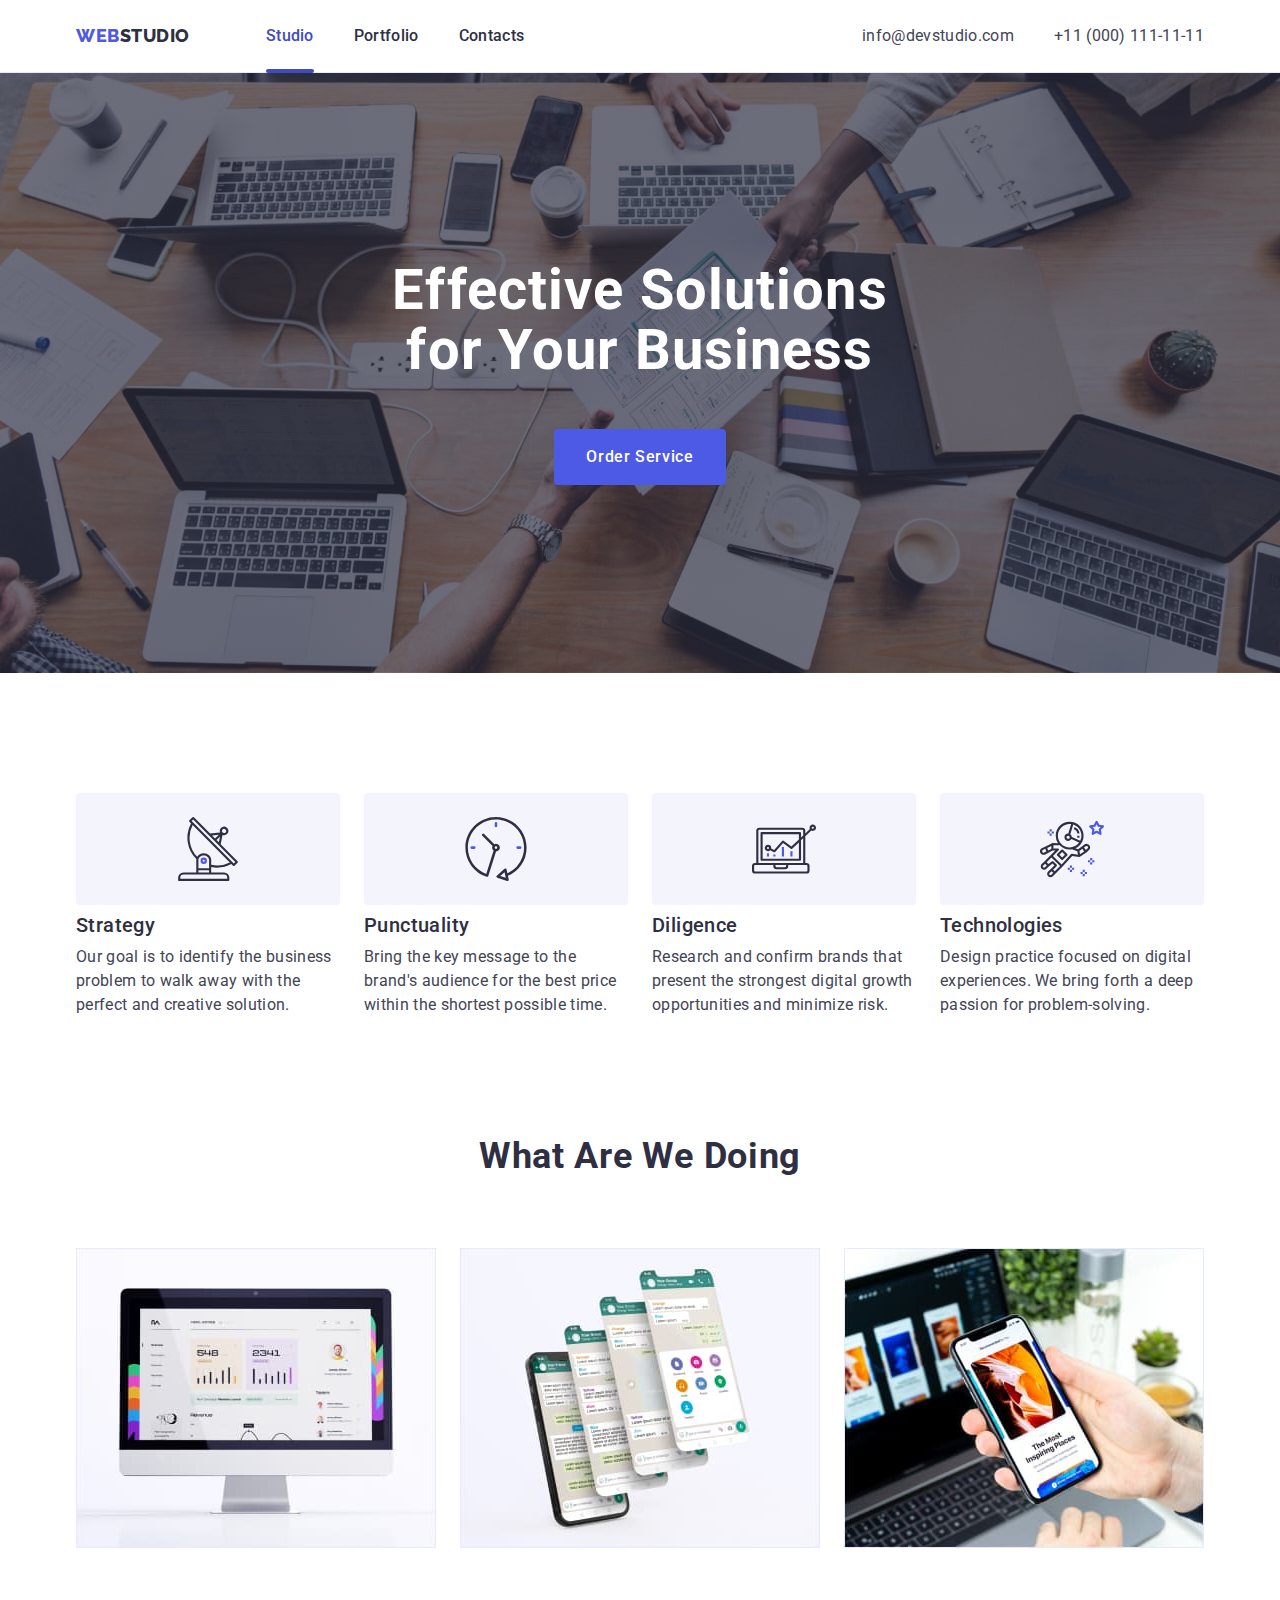
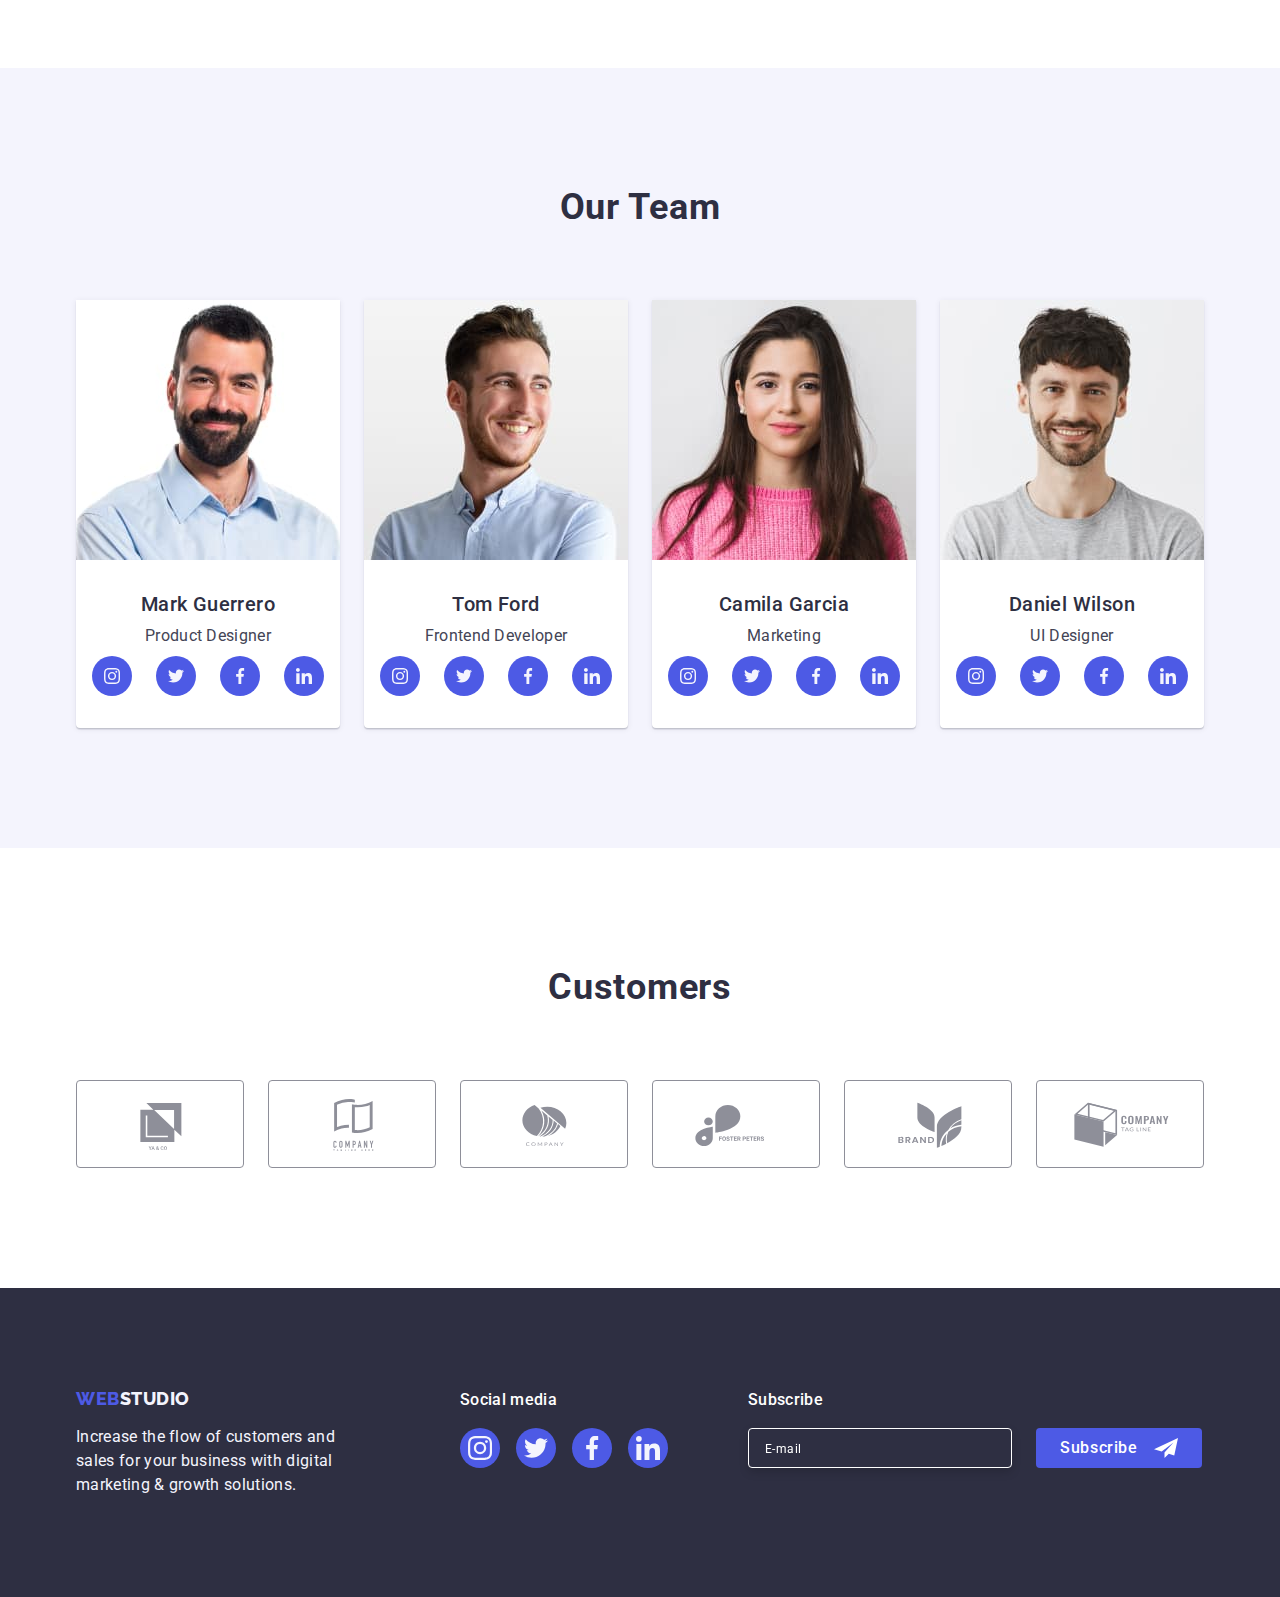
<file: index.html>
<!DOCTYPE html>
<html lang="en">

<head>
    <meta charset="UTF-8">
    <meta http-equiv="X-UA-Compatible" content="IE=edge">
    <meta name="viewport" content="width=device-width, initial-scale=1.0">
    <title>WebStudio</title>
    <link rel="preconnect" href="https://fonts.googleapis.com">
    <link rel="preconnect" href="https://fonts.gstatic.com" crossorigin>
    <link
        href="https://fonts.googleapis.com/css2?family=Raleway:wght@800&family=Roboto:wght@400;500;700;900&display=swap"
        rel="stylesheet">
    <link rel="stylesheet"
        href="https://cdnjs.cloudflare.com/ajax/libs/modern-normalize/1.1.0/modern-normalize.min.css">
    <link rel="stylesheet" href="./css/styles.css">
</head>

<body>

    <!-- HEADER -->

    <header class="header-page">
        <div class="container header-container">
            <nav class="nav-menu">
                <a class="logo link" href="./index.html">Web<span class="logo-light-theme">Studio</span></a>
                <ul class="menu list">
                    <li class="menu-item">
                        <a class="menu-link active link" href="./index.html">Studio</a>
                    </li>
                    <li class="menu-item">
                        <a class="menu-link link" href="./portfolio.html">Portfolio</a>
                    </li>
                    <li class="menu-item">
                        <a class="menu-link link" href="">Contacts</a>
                    </li>
                </ul>
            </nav>
            <address class="address">
                <ul class="contact list">
                    <li class="contact-item">
                        <a class="contact-link link" href="mailto:info@devstudio.com">info@devstudio.com</a>
                    </li>
                    <li class="contact-item">
                        <a class="contact-link link" href="tel:+110001111111">+11 (000) 111-11-11</a>
                    </li>
                </ul>
            </address>
            <button class="modal-menu-open" type="button" data-menu-open>
                <svg class="mobil-menu-open-icon" width="32" height="22">
                    <use href="./images/icons.svg#icon-burger-menu"></use>
                </svg>
            </button>
        </div>
        <div class="mobile-menu" data-menu>
            <div class="container mobile-menu-container">
                <button class="modal-menu-close-button" type="button" data-menu-close>
                    <svg class="modal-menu-close-icon" width="8" height="8">
                        <use href="./images/icons.svg#icon-close"></use>
                    </svg>
                </button>
                <ul class="menu-open list">
                    <li class="menu-open-item">
                        <a class="menu-open-link open link" href="./index.html">Studio</a>
                    </li>
                    <li class="menu-open-item">
                        <a class="menu-open-link link" href="./portfolio.html">Portfolio</a>
                    </li>
                    <li class="menu-open-item">
                        <a class="menu-open-link link" href="">Contacts</a>
                    </li>
                </ul>
                <ul class="menu-contacts list">
                    <li class="menu-contacts-item">
                        <a class="menu-contacts-link tel link" href="tel:+110001111111">+11 (000) 111-11-11</a>
                    </li>
                    <li class="menu-contacts-item">
                        <a class="menu-contacts-link mail link" href="mailto:info@devstudio.com">info@devstudio.com</a>
                    </li>
                </ul>
                <ul class="social-list-open list">
                    <li class="social-list-open-item">
                        <a class="social-list-open-link" href="">
                            <svg class="social-list-open-icon" width="24" height="24">
                                <use href="./images/icons.svg#icon-instagram"></use>
                            </svg>
                        </a>
                    </li>
                    <li class="social-list-open-item">
                        <a class="social-list-open-link" href="">
                            <svg class="social-list-open-icon" width="24" height="24">
                                <use href="./images/icons.svg#icon-twitter"></use>
                            </svg>
                        </a>
                    </li>
                    <li class="social-list-open-item">
                        <a class="social-list-open-link" href="">
                            <svg class="social-list-open-icon" width="24" height="24">
                                <use href="./images/icons.svg#icon-facebook"></use>
                            </svg>
                        </a>
                    </li>
                    <li class="social-list-open-item">
                        <a class="social-list-open-link" href="">
                            <svg class="social-list-open-icon" width="24" height="24">
                                <use href="./images/icons.svg#icon-linkedin"></use>
                            </svg>
                        </a>
                    </li>
                </ul>
            </div>
        </div>
    </header>

    <!-- MAIN -->

    <main class="main">

        <!-- Section HERO -->

        <section class="hero">
            <div class="container">
                <h1 class="main-title">Effective Solutions for Your Business</h1>
                <button class="modal-button" type="button" data-modal-open>Order Service</button>
            </div>
        </section>

        <!-- Section FEATURES -->

        <section class="section features">
            <div class="container features-container">
                <h2 hidden class="section-title">Features</h2>
                <ul class="section-features list">
                    <li class="section-features-item">
                        <div class="icons">
                            <svg class="section-features-icon" width="64" height="64">
                                <use href="./images/icons.svg#icon-antenna"></use>
                            </svg>
                        </div>
                        <h3 class="section-subtitle">Strategy</h3>
                        <p class="section-text">Our goal is to identify the business
                            problem to walk away with the perfect and creative solution.</p>
                    </li>
                    <li class="section-features-item">
                        <div class="icons">
                            <svg class="section-features-icon" width="64" height="64">
                                <use href="./images/icons.svg#icon-clock"></use>
                            </svg>
                        </div>
                        <h3 class="section-subtitle">Punctuality</h3>
                        <p class="section-text">Bring the key message to the brand's audience for the best price within
                            the
                            shortest possible
                            time.</p>
                    </li>
                    <li class="section-features-item">
                        <div class="icons">
                            <svg class="section-features-icon" width="64" height="64">
                                <use href="./images/icons.svg#icon-diagram"></use>
                            </svg>
                        </div>
                        <h3 class="section-subtitle">Diligence</h3>
                        <p class="section-text">Research and confirm brands that present the strongest digital growth
                            opportunities and minimize
                            risk.</p>
                    </li>
                    <li class="section-features-item">
                        <div class="icons">
                            <svg class="section-features-icon" width="64" height="64">
                                <use href="./images/icons.svg#icon-astronaut"></use>
                            </svg>
                        </div>
                        <h3 class="section-subtitle">Technologies</h3>
                        <p class="section-text">Design practice focused on digital experiences. We bring forth a deep
                            passion for
                            problem-solving.</p>
                    </li>
                </ul>
            </div>
        </section>

        <!-- Section SERVICES -->

        <section class="section services">
            <div class="container services-container">
                <h2 class="section-title">What are we doing</h2>
                <ul class="section-services list">
                    <li class="section-services-item">
                        <img class="services-image" srcset="./images/services/all_in_one@2x.jpg 2x"
                            src="./images/services/all_in_one.jpg" alt="all in one PC" width="360" height="300">
                    </li>
                    <li class="section-services-item">
                        <img class="services-image" srcset="./images/services/phone@2x.jpg 2x"
                            src="./images/services/phone.jpg" alt="phone" width="360" height="300">
                    </li>
                    <li class="section-services-item">
                        <img class="services-image" srcset="./images/services/laptop@2x.jpg 2x"
                            src="./images/services/laptop.jpg" alt="laptop" width="360" height="300">
                    </li>
                </ul>
            </div>
        </section>

        <!-- Section OUR-TEAM -->

        <section class="section team">
            <div class="container team-container">
                <h2 class="section-title">Our Team</h2>
                <ul class="section-team list">
                    <li class="section-team-item">
                        <img class="team-image" srcset="./images/our_team/mark_guerrero@2x.jpg 2x"
                            src="./images/our_team/mark_guerrero.jpg" alt="mark guerrero" width="264" height="260">
                        <div class="card-content">
                            <h3 class="section-subtitle">Mark Guerrero</h3>
                            <p class="section-text">Product Designer</p>
                            <ul class="social-list list">
                                <li class="social-list-item">
                                    <a class="social-list-link" href="">
                                        <svg class="social-list-icon" width="16" height="16">
                                            <use href="./images/icons.svg#icon-instagram"></use>
                                        </svg>
                                    </a>
                                </li>
                                <li class="social-list-item">
                                    <a class="social-list-link" href="">
                                        <svg class="social-list-icon" width="16" height="16">
                                            <use href="./images/icons.svg#icon-twitter"></use>
                                        </svg>
                                    </a>
                                </li>
                                <li class="social-list-item">
                                    <a class="social-list-link" href="">
                                        <svg class="social-list-icon" width="16" height="16">
                                            <use href="./images/icons.svg#icon-facebook"></use>
                                        </svg>
                                    </a>
                                </li>
                                <li class="social-list-item">
                                    <a class="social-list-link" href="">
                                        <svg class="social-list-icon" width="16" height="16">
                                            <use href="./images/icons.svg#icon-linkedin"></use>
                                        </svg>
                                    </a>
                                </li>
                            </ul>
                        </div>
                    </li>
                    <li class="section-team-item">
                        <img class="team-image" srcset="./images/our_team/tom_ford@2x.jpg 2x"
                            src="./images/our_team/tom_ford.jpg" alt="tom ford" width="264" height="260">
                        <div class="card-content">
                            <h3 class="section-subtitle">Tom Ford</h3>
                            <p class="section-text">Frontend Developer</p>
                            <ul class="social-list list">
                                <li class="social-list-item">
                                    <a class="social-list-link" href="">
                                        <svg class="social-list-icon" width="16" height="16">
                                            <use href="./images/icons.svg#icon-instagram"></use>
                                        </svg>
                                    </a>
                                </li>
                                <li class="social-list-item">
                                    <a class="social-list-link" href="">
                                        <svg class="social-list-icon" width="16" height="16">
                                            <use href="./images/icons.svg#icon-twitter"></use>
                                        </svg>
                                    </a>
                                </li>
                                <li class="social-list-item">
                                    <a class="social-list-link" href="">
                                        <svg class="social-list-icon" width="16" height="16">
                                            <use href="./images/icons.svg#icon-facebook"></use>
                                        </svg>
                                    </a>
                                </li>
                                <li class="social-list-item">
                                    <a class="social-list-link" href="">
                                        <svg class="social-list-icon" width="16" height="16">
                                            <use href="./images/icons.svg#icon-linkedin"></use>
                                        </svg>
                                    </a>
                                </li>
                            </ul>
                        </div>
                    </li>
                    <li class="section-team-item">
                        <img class="team-image" srcset="./images/our_team/camila_garcia@2x.jpg 2x"
                            src="./images/our_team/camila_garcia.jpg" alt="camila garcia" width="264" height="260">
                        <div class="card-content">
                            <h3 class="section-subtitle">Camila Garcia</h3>
                            <p class="section-text">Marketing</p>
                            <ul class="social-list list">
                                <li class="social-list-item">
                                    <a class="social-list-link" href="">
                                        <svg class="social-list-icon" width="16" height="16">
                                            <use href="./images/icons.svg#icon-instagram"></use>
                                        </svg>
                                    </a>
                                </li>
                                <li class="social-list-item">
                                    <a class="social-list-link" href="">
                                        <svg class="social-list-icon" width="16" height="16">
                                            <use href="./images/icons.svg#icon-twitter"></use>
                                        </svg>
                                    </a>
                                </li>
                                <li class="social-list-item">
                                    <a class="social-list-link" href="">
                                        <svg class="social-list-icon" width="16" height="16">
                                            <use href="./images/icons.svg#icon-facebook"></use>
                                        </svg>
                                    </a>
                                </li>
                                <li class="social-list-item">
                                    <a class="social-list-link" href="">
                                        <svg class="social-list-icon" width="16" height="16">
                                            <use href="./images/icons.svg#icon-linkedin"></use>
                                        </svg>
                                    </a>
                                </li>
                            </ul>
                        </div>
                    </li>
                    <li class="section-team-item">
                        <img class="team-image" srcset="./images/our_team/daniel_wilson@2x.jpg 2x"
                            src="./images/our_team/daniel_wilson.jpg" alt="daniel wilson" width="264" height="260">
                        <div class="card-content">
                            <h3 class="section-subtitle">Daniel Wilson</h3>
                            <p class="section-text">UI Designer</p>
                            <ul class="social-list list">
                                <li class="social-list-item">
                                    <a class="social-list-link" href="">
                                        <svg class="social-list-icon" width="16" height="16">
                                            <use href="./images/icons.svg#icon-instagram"></use>
                                        </svg>
                                    </a>
                                </li>
                                <li class="social-list-item">
                                    <a class="social-list-link" href="">
                                        <svg class="social-list-icon" width="16" height="16">
                                            <use href="./images/icons.svg#icon-twitter"></use>
                                        </svg>
                                    </a>
                                </li>
                                <li class="social-list-item">
                                    <a class="social-list-link" href="">
                                        <svg class="social-list-icon" width="16" height="16">
                                            <use href="./images/icons.svg#icon-facebook"></use>
                                        </svg>
                                    </a>
                                </li>
                                <li class="social-list-item">
                                    <a class="social-list-link" href="">
                                        <svg class="social-list-icon" width="16" height="16">
                                            <use href="./images/icons.svg#icon-linkedin"></use>
                                        </svg>
                                    </a>
                                </li>
                            </ul>
                        </div>
                    </li>
                </ul>
            </div>
        </section>

        <!-- CUSTOMERS -->

        <section class="section customers">
            <div class="container customers-container">
                <h2 class="section-title">Customers</h2>
                <ul class="company-list list">
                    <li class="company-list-item">
                        <a class="company-list-link" href="">
                            <svg class="company-list-icon" width="104" height="56">
                                <use href="./images/icons.svg#icon-Logo-1"></use>
                            </svg>
                        </a>
                    </li>
                    <li class="company-list-item">
                        <a class="company-list-link" href="">
                            <svg class="company-list-icon" width="104" height="56">
                                <use href="./images/icons.svg#icon-Logo-2"></use>
                            </svg>
                        </a>
                    </li>
                    <li class="company-list-item">
                        <a class="company-list-link" href="">
                            <svg class="company-list-icon" width="104" height="56">
                                <use href="./images/icons.svg#icon-Logo-3"></use>
                            </svg>
                        </a>
                    </li>
                    <li class="company-list-item">
                        <a class="company-list-link" href="">
                            <svg class="company-list-icon" width="104" height="56">
                                <use href="./images/icons.svg#icon-Logo-4"></use>
                            </svg>
                        </a>
                    </li>
                    <li class="company-list-item">
                        <a class="company-list-link" href="">
                            <svg class="company-list-icon" width="104" height="56">
                                <use href="./images/icons.svg#icon-Logo-5"></use>
                            </svg>
                        </a>
                    </li>
                    <li class="company-list-item">
                        <a class="company-list-link" href="">
                            <svg class="company-list-icon" width="104" height="56">
                                <use href="./images/icons.svg#icon-Logo-6"></use>
                            </svg>
                        </a>
                    </li>
                </ul>
            </div>
        </section>

    </main>

    <!-- FOOTER -->

    <footer class="footer">
        <div class="container footer-container">
            <div class="webstudio-container">
                <a class="logo link" href="./index.html">Web<span class="logo-dark-theme">Studio</span></a>
                <p class="footer-text">Increase the flow of customers and sales for your business with digital marketing
                    &
                    growth solutions.
                </p>
            </div>
            <div class="media-container">
                <p class="media-text">Social media</p>
                <ul class="media-list list">
                    <li class="media-list-item">
                        <a class="media-list-link" href="">
                            <svg class="media-list-icon" width="24" height="24">
                                <use href="./images/icons.svg#icon-instagram"></use>
                            </svg>
                        </a>
                    </li>
                    <li class="media-list-item">
                        <a class="media-list-link" href="">
                            <svg class="media-list-icon" width="24" height="24">
                                <use href="./images/icons.svg#icon-twitter"></use>
                            </svg>
                        </a>
                    </li>
                    <li class="media-list-item">
                        <a class="media-list-link" href="">
                            <svg class="media-list-icon" width="24" height="24">
                                <use href="./images/icons.svg#icon-facebook"></use>
                            </svg>
                        </a>
                    </li>
                    <li class="media-list-item">
                        <a class="media-list-link" href="">
                            <svg class="media-list-icon" width="24" height="24">
                                <use href="./images/icons.svg#icon-linkedin"></use>
                            </svg>
                        </a>
                    </li>
                </ul>
            </div>
            <div class="subscribe-container">
                <p class="media-text">Subscribe</p>
                <form class="form-footer">
                    <label for="user_subscribe"></label>
                    <input id="user_subscribe" type="email" name="email" class="form-input-footer" placeholder="E-mail">
                    <button class="modal-button-footer" type="submit">Subscribe
                        <svg class="subscribe-icon" width="24" height="24">
                            <use href="./images/icons.svg#icon-plane"></use>>
                        </svg>
                    </button>
                </form>
            </div>
        </div>

    </footer>

    <div class="backdrop is-hidden" data-modal>
        <div class="modal">
            <button class="modal-close-btn" type="button" data-modal-close>
                <svg class="modal-close-btn-icon" width="8" height="8">
                    <use href="./images/icons.svg#icon-close"></use>
                </svg>
            </button>
            <p class="modal-title">Leave your contacts and we will call you back</p>
            <form class="modal-form">

                <label class="modal-form-field">
                    <span class="modal-form-input-desc">Name</span>
                    <span class="modal-form-input-wrapper">
                        <input class="modal-form-input" type="text" name="user_name">
                        <svg class="modal-form-input-icon" width="18" height="18">
                            <use href="./images/icons.svg#icon-person"></use>
                        </svg>
                    </span>
                </label>

                <label class="modal-form-field">
                    <span class="modal-form-input-desc">Phone</span>
                    <span class="modal-form-input-wrapper">
                        <input class="modal-form-input" type="tel" name="user_phone">
                        <svg class="modal-form-input-icon" width="18" height="24">
                            <use href="./images/icons.svg#icon-phone"></use>
                        </svg>
                    </span>
                </label>

                <label class="modal-form-field">
                    <span class="modal-form-input-desc">Email</span>
                    <span class="modal-form-input-wrapper">
                        <input class="modal-form-input" type="email" name="user_mail">
                        <svg class="modal-form-input-icon" width="18" height="24">
                            <use href="./images/icons.svg#icon-email"></use>
                        </svg>
                    </span>
                </label>

                <label class="modal-form-message-field">
                    <span class="modal-form-input-desc">Comment</span>
                    <textarea class="modal-form-message" name="user_message" placeholder="Text input"></textarea>
                </label>

                <input class="modal-form-check visually-hidden" id="user_policy" type="checkbox" name="user_policy">

                <label class="modal-form-check-desc" for="user_policy">
                    <span class="modal-form-checkbox">
                        <svg class="modal-form-check-icon" width="10" height="8">
                            <use href="./images/icons.svg#icon-check"></use>
                        </svg>
                    </span>
                    I accept the terms and conditions of the&nbsp;
                    <a class="privacy-policy" href="">Privacy Policy</a>
                </label>

                <button class="modal-button-submit" type="submit">Send</button>
            </form>
        </div>
    </div>

    <!-- MODAL WINDOWS SCRIPT -->
    <script src="./js/mobile-menu.js"></script>
    <script src="./js/modal.js"></script>

</body>

</html>
</file>
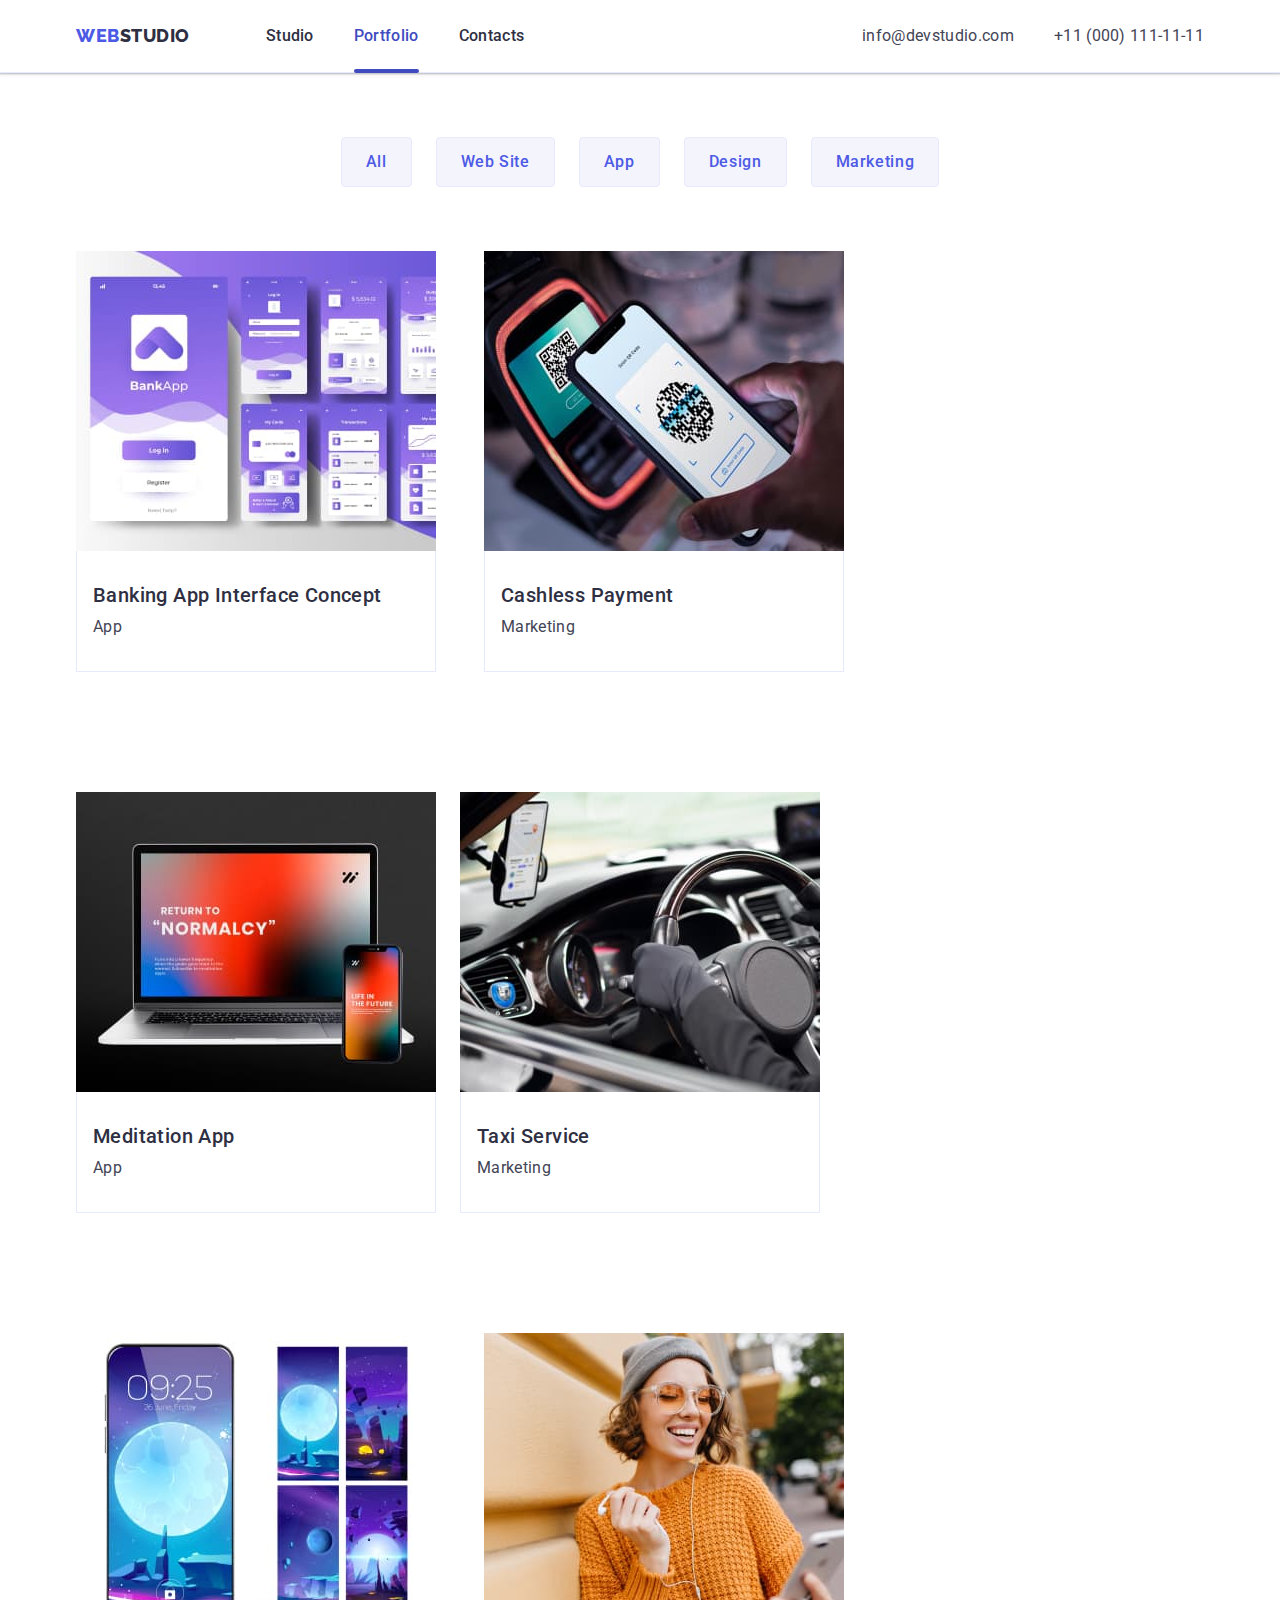
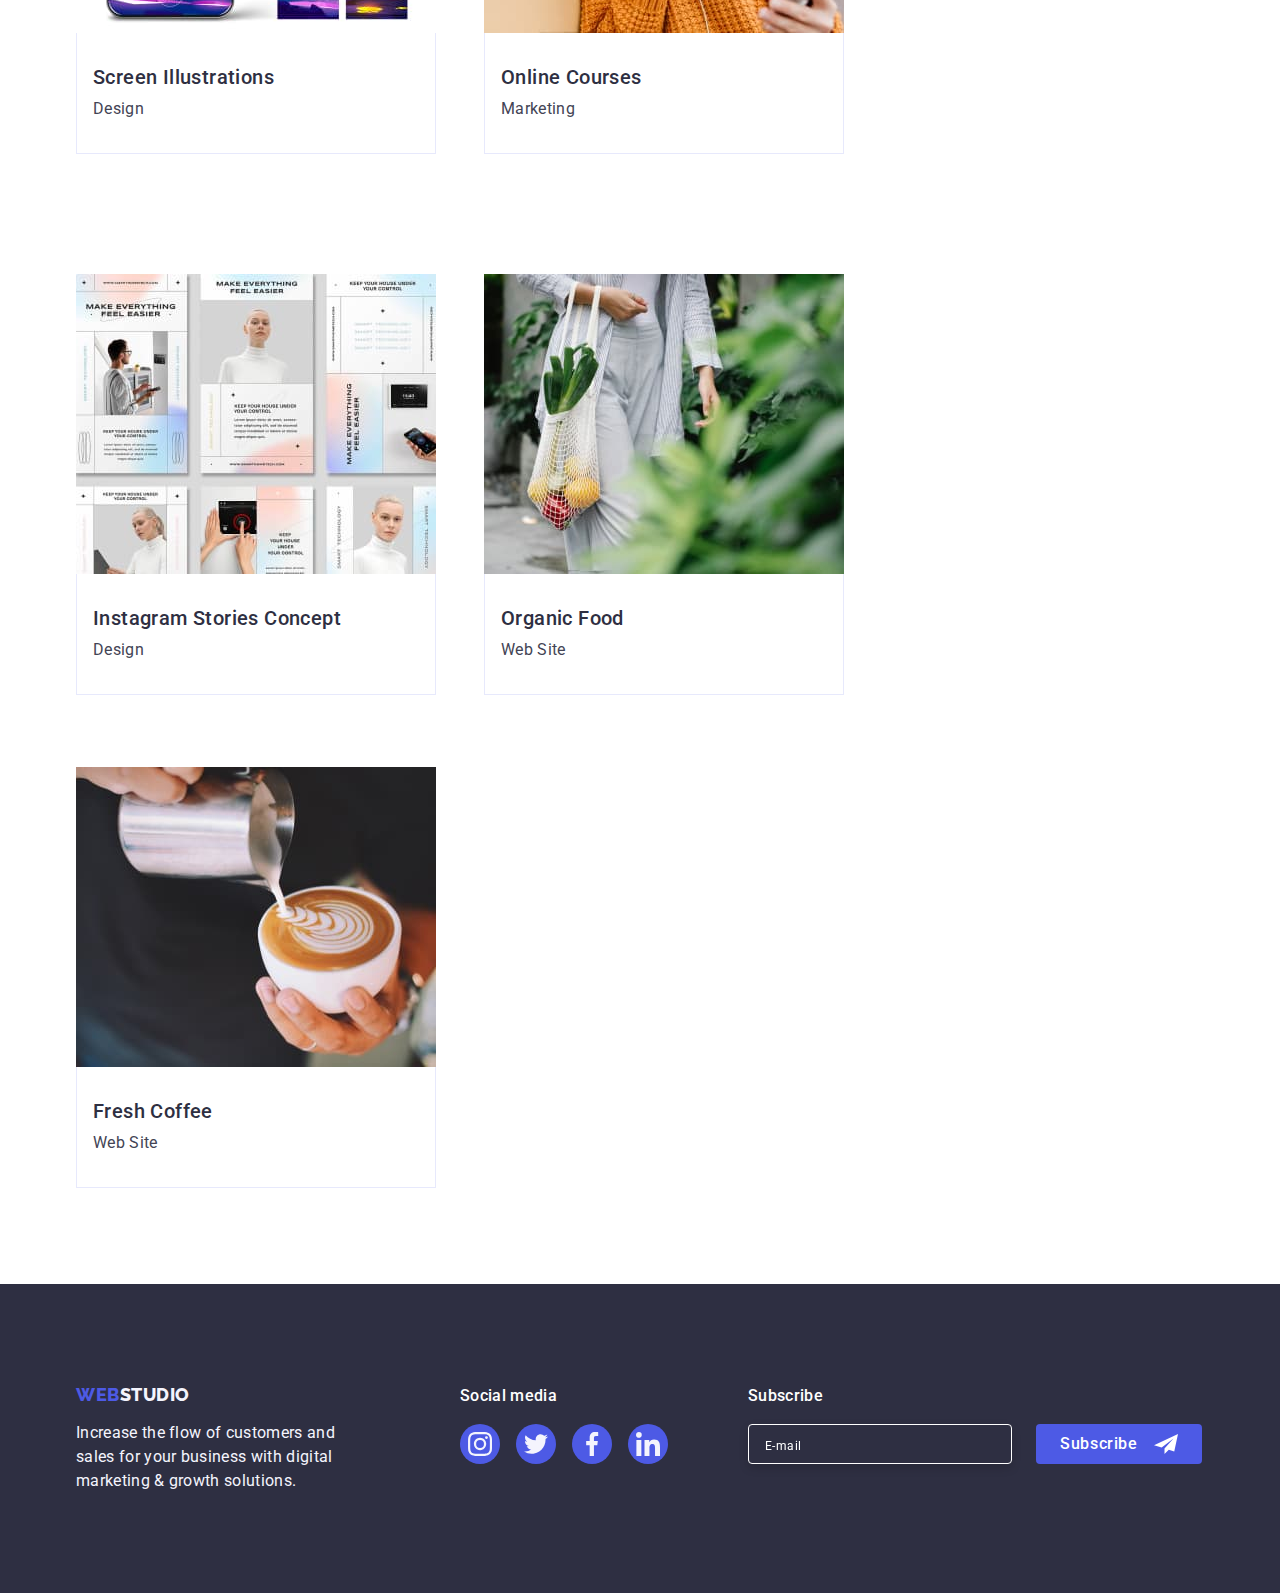
<file: portfolio.html>
<!DOCTYPE html>
<html lang="en">

<head>
    <meta charset="UTF-8">
    <meta http-equiv="X-UA-Compatible" content="IE=edge">
    <meta name="viewport" content="width=device-width, initial-scale=1.0">
    <title>Portfolio</title>
    <link rel="preconnect" href="https://fonts.googleapis.com">
    <link rel="preconnect" href="https://fonts.gstatic.com" crossorigin>
    <link
        href="https://fonts.googleapis.com/css2?family=Raleway:wght@800&family=Roboto:wght@400;500;700;900&display=swap"
        rel="stylesheet">
    <link rel="stylesheet"
        href="https://cdnjs.cloudflare.com/ajax/libs/modern-normalize/1.1.0/modern-normalize.min.css">
    <link rel="stylesheet" href="./css/styles.css">
</head>

<body>

    <!-- HEADER -->

    <header class="header-page">
        <div class="container header-container">
            <nav class="nav-menu">
                <a class="logo link" href="./index.html">Web<span class="logo-light-theme">Studio</span></a>
                <ul class="menu list">
                    <li class="menu-item">
                        <a class="menu-link link" href="./index.html">Studio</a>
                    </li>
                    <li class="menu-item">
                        <a class="menu-link active link" href="./portfolio.html">Portfolio</a>
                    </li>
                    <li class="menu-item">
                        <a class="menu-link link" href="">Contacts</a>
                    </li>
                </ul>
            </nav>
            <address class="address">
                <ul class="contact list">
                    <li class="contact-item">
                        <a class="contact-link link" href="mailto:info@devstudio.com">info@devstudio.com</a>
                    </li>
                    <li class="contact-item">
                        <a class="contact-link link" href="tel:+110001111111">+11 (000) 111-11-11</a>
                    </li>
                </ul>
            </address>
            <button class="modal-menu-open" type="button" data-menu-open>
                <svg class="mobil-menu-open-icon" width="32" height="22">
                    <use href="./images/icons.svg#icon-burger-menu"></use>
                </svg>
            </button>
        </div>
        <div class="mobile-menu" data-menu>
            <div class="container mobile-menu-container">
                <button class="modal-menu-close-button" type="button" data-menu-close>
                    <svg class="modal-menu-close-icon" width="8" height="8">
                        <use href="./images/icons.svg#icon-close"></use>
                    </svg>
                </button>
                <ul class="menu-open list">
                    <li class="menu-open-item">
                        <a class="menu-open-link link" href="./index.html">Studio</a>
                    </li>
                    <li class="menu-open-item">
                        <a class="menu-open-link open link" href="./portfolio.html">Portfolio</a>
                    </li>
                    <li class="menu-open-item">
                        <a class="menu-open-link link" href="">Contacts</a>
                    </li>
                </ul>
                <ul class="menu-contacts list">
                    <li class="menu-contacts-item">
                        <a class="menu-contacts-link tel link" href="tel:+110001111111">+11 (000) 111-11-11</a>
                    </li>
                    <li class="menu-contacts-item">
                        <a class="menu-contacts-link mail link" href="mailto:info@devstudio.com">info@devstudio.com</a>
                    </li>
                </ul>
                <ul class="social-list-open list">
                    <li class="social-list-open-item">
                        <a class="social-list-open-link" href="">
                            <svg class="social-list-open-icon" width="24" height="24">
                                <use href="./images/icons.svg#icon-instagram"></use>
                            </svg>
                        </a>
                    </li>
                    <li class="social-list-open-item">
                        <a class="social-list-open-link" href="">
                            <svg class="social-list-open-icon" width="24" height="24">
                                <use href="./images/icons.svg#icon-twitter"></use>
                            </svg>
                        </a>
                    </li>
                    <li class="social-list-open-item">
                        <a class="social-list-open-link" href="">
                            <svg class="social-list-open-icon" width="24" height="24">
                                <use href="./images/icons.svg#icon-facebook"></use>
                            </svg>
                        </a>
                    </li>
                    <li class="social-list-open-item">
                        <a class="social-list-open-link" href="">
                            <svg class="social-list-open-icon" width="24" height="24">
                                <use href="./images/icons.svg#icon-linkedin"></use>
                            </svg>
                        </a>
                    </li>
                </ul>
            </div>
        </div>
    </header>

    <!-- MAIN -->

    <main class="main">

        <!-- PORTFOLIO -->

        <section class="portfolio">
            <div class="container">
                <h1 hidden>Portfolio</h1>

                <!-- FILTER -->

                <ul class="filter list">
                    <li class="filter-item">
                        <button class="filter-button" type="button">All</button>
                    </li>
                    <li class="filter-item">
                        <button class="filter-button" type="button">Web Site</button>
                    </li>
                    <li class="filter-item">
                        <button class="filter-button" type="button">App</button>
                    </li>
                    <li class="filter-item">
                        <button class="filter-button" type="button">Design</button>
                    </li>
                    <li class="filter-item">
                        <button class="filter-button" type="button">Marketing</button>
                    </li>
                </ul>

                <!-- COLLECTION -->

                <ul class="collection list">
                    <li class="collection-item">
                        <a class="collection-link link" href="">
                            <div class="overlay-wrapper">

                                <picture>

                                    <source
                                        srcset="./images/collection/desktop/app_one.jpg 1x, ./images/collection/desktop/app_one@2x.jpg 2x"
                                        media="(min-width: 1158px)">
                                    <source
                                        srcset="./images/collection/tablet/app_one_tablet.jpg 1x, ./images/collection/tablet/app_one_tablet@2x.jpg 2x"
                                        media="(min-width: 768px)">
                                    <source
                                        srcset="./images/collection/mobile/app_one_mobile.jpg 1x, ./images/collection/mobile/app_one_mobile@2x.jpg 2x"
                                        media="(max-width: 767px)">

                                    <img class="collection-image" src="./images/collection/desktop/app_one.jpg"
                                        alt="banking app">
                                </picture>

                                <p class="overlay">14 Stylish and User-Friendly App Design Concepts · Task Manager App ·
                                    Calorie Tracker App · Exotic Fruit Ecommerce App ·
                                    Cloud Storage App</p>
                            </div>
                            <div class="card-info">
                                <h2 class="section-subtitle">Banking App Interface Concept</h2>
                                <p class="section-text">App</p>
                            </div>
                        </a>
                    </li>
                    <li class="collection-item">
                        <a class="collection-link link" href="">
                            <div class="overlay-wrapper">

                                <picture>

                                    <source
                                        srcset="./images/collection/desktop/marketing_one.jpg 1x, ./images/collection/desktop/marketing_one@2x.jpg 2x"
                                        media="(min-width: 1158px)">
                                    <source
                                        srcset="./images/collection/tablet/marketing_one_tablet.jpg 1x, ./images/collection/tablet/marketing_one_tablet@2x.jpg 2x"
                                        media="(min-width: 768px)">
                                    <source
                                        srcset="./images/collection/mobile/marketing_one_mobile.jpg 1x, ./images/collection/mobile/marketing_one_mobile@2x.jpg 2x"
                                        media="(max-width: 767px)">

                                    <img class="collection-image" src="./images/collection/desktop/marketing_one.jpg"
                                        alt="cashless payment">
                                </picture>

                                <p class="overlay">14 Stylish and User-Friendly App Design Concepts · Task Manager App ·
                                    Calorie Tracker App · Exotic Fruit Ecommerce App ·
                                    Cloud Storage App</p>
                            </div>
                            <div class="card-info">
                                <h2 class="section-subtitle">Cashless Payment</h2>
                                <p class="section-text">Marketing</p>
                            </div>
                        </a>
                    </li>
                    <li class="collection-item">
                        <a class="collection-link link" href="">
                            <div class="overlay-wrapper">

                                <picture>

                                    <source
                                        srcset="./images/collection/desktop/app_two.jpg 1x, ./images/collection/desktop/app_two@2x.jpg 2x"
                                        media="(min-width: 1158px)">
                                    <source
                                        srcset="./images/collection/tablet/app_two_tablet.jpg 1x, ./images/collection/tablet/app_two_tablet@2x.jpg 2x"
                                        media="(min-width: 768px)">
                                    <source
                                        srcset="./images/collection/mobile/app_two_mobile.jpg 1x, ./images/collection/mobile/app_two_mobile@2x.jpg 2x"
                                        media="(max-width: 767px)">

                                    <img class="collection-image" src="./images/collection/desktop/app_two.jpg"
                                        alt="meditation app">
                                </picture>

                                <p class="overlay">14 Stylish and User-Friendly App Design Concepts · Task Manager App ·
                                    Calorie Tracker App · Exotic Fruit Ecommerce App ·
                                    Cloud Storage App</p>
                            </div>
                            <div class="card-info">
                                <h2 class="section-subtitle">Meditation App</h2>
                                <p class="section-text">App</p>
                            </div>
                        </a>
                    </li>
                    <li class="collection-item">
                        <a class="collection-link link" href="">
                            <div class="overlay-wrapper">

                                <picture>

                                    <source
                                        srcset="./images/collection/desktop/marketing_two.jpg 1x, ./images/collection/desktop/marketing_two@2x.jpg 2x"
                                        media="(min-width: 1158px)">
                                    <source
                                        srcset="./images/collection/tablet/marketing_two_tablet.jpg 1x, ./images/collection/tablet/marketing_two_tablet@2x.jpg 2x"
                                        media="(min-width: 768px)">
                                    <source
                                        srcset="./images/collection/mobile/marketing_two_mobile.jpg 1x, ./images/collection/mobile/marketing_two_mobile@2x.jpg 2x"
                                        media="(max-width: 767px)">

                                    <img class="collection-image" src="./images/collection/desktop/marketing_two.jpg"
                                        alt="taxi service">
                                </picture>

                                <p class="overlay">14 Stylish and User-Friendly App Design Concepts · Task Manager App ·
                                    Calorie Tracker App · Exotic Fruit Ecommerce App ·
                                    Cloud Storage App</p>
                            </div>
                            <div class="card-info">
                                <h2 class="section-subtitle">Taxi Service</h2>
                                <p class="section-text">Marketing</p>
                            </div>
                        </a>
                    </li>
                    <li class="collection-item">
                        <a class="collection-link link" href="">
                            <div class="overlay-wrapper">

                                <picture>

                                    <source
                                        srcset="./images/collection/desktop/design_one.jpg 1x, ./images/collection/desktop/design_one@2x.jpg 2x"
                                        media="(min-width: 1158px)">
                                    <source
                                        srcset="./images/collection/tablet/design_one_tablet.jpg 1x, ./images/collection/tablet/design_one_tablet@2x.jpg 2x"
                                        media="(min-width: 768px)">
                                    <source
                                        srcset="./images/collection/mobile/design_one_mobile.jpg 1x, ./images/collection/mobile/design_one_mobile@2x.jpg 2x"
                                        media="(max-width: 767px)">

                                    <img class="collection-image" src="./images/collection/desktop/design_one.jpg"
                                        alt="screen illustrations">
                                </picture>

                                <p class="overlay">14 Stylish and User-Friendly App Design Concepts · Task Manager App ·
                                    Calorie Tracker App · Exotic Fruit Ecommerce App ·
                                    Cloud Storage App</p>
                            </div>
                            <div class="card-info">
                                <h2 class="section-subtitle">Screen Illustrations</h2>
                                <p class="section-text">Design</p>
                            </div>
                        </a>
                    </li>
                    <li class="collection-item">
                        <a class="collection-link link" href="">
                            <div class="overlay-wrapper">

                                <picture>

                                    <source
                                        srcset="./images/collection/desktop/marketing_three.jpg 1x, ./images/collection/desktop/marketing_three@2x.jpg 2x"
                                        media="(min-width: 1158px)">
                                    <source
                                        srcset="./images/collection/tablet/marketing_three_tablet.jpg 1x, ./images/collection/tablet/marketing_three_tablet@2x.jpg 2x"
                                        media="(min-width: 768px)">
                                    <source
                                        srcset="./images/collection/mobile/marketing_three_mobile.jpg 1x, ./images/collection/mobile/marketing_three_mobile@2x.jpg 2x"
                                        media="(max-width: 767px)">

                                    <img class="collection-image" src="./images/collection/desktop/marketing_three.jpg"
                                        alt="online courses">
                                </picture>

                                <p class="overlay">14 Stylish and User-Friendly App Design Concepts · Task Manager App ·
                                    Calorie Tracker App · Exotic Fruit Ecommerce App ·
                                    Cloud Storage App</p>
                            </div>
                            <div class="card-info">
                                <h2 class="section-subtitle">Online Courses</h2>
                                <p class="section-text">Marketing</p>
                            </div>
                        </a>
                    </li>
                    <li class="collection-item">
                        <a class="collection-link link" href="">
                            <div class="overlay-wrapper">

                                <picture>

                                    <source
                                        srcset="./images/collection/desktop/design_two.jpg 1x, ./images/collection/desktop/design_two@2x.jpg 2x"
                                        media="(min-width: 1158px)">
                                    <source
                                        srcset="./images/collection/tablet/design_two_tablet.jpg 1x, ./images/collection/tablet/design_two_tablet@2x.jpg 2x"
                                        media="(min-width: 768px)">
                                    <source
                                        srcset="./images/collection/mobile/design_two_mobile.jpg 1x, ./images/collection/mobile/design_two_mobile@2x.jpg 2x"
                                        media="(max-width: 767px)">

                                    <img class="collection-image" src="./images/collection/desktop/design_two.jpg"
                                        alt="instagram stories">
                                </picture>

                                <p class="overlay">14 Stylish and User-Friendly App Design Concepts · Task Manager App ·
                                    Calorie Tracker App · Exotic Fruit Ecommerce App ·
                                    Cloud Storage App</p>
                            </div>
                            <div class="card-info">
                                <h2 class="section-subtitle">Instagram Stories Concept</h2>
                                <p class="section-text">Design</p>
                            </div>
                        </a>
                    </li>
                    <li class="collection-item">
                        <a class="collection-link link" href="">
                            <div class="overlay-wrapper">

                                <picture>

                                    <source
                                        srcset="./images/collection/desktop/website_one.jpg 1x, ./images/collection/desktop/website_one@2x.jpg 2x"
                                        media="(min-width: 1158px)">
                                    <source
                                        srcset="./images/collection/tablet/website_one_tablet.jpg 1x, ./images/collection/tablet/website_one_tablet@2x.jpg 2x"
                                        media="(min-width: 768px)">
                                    <source
                                        srcset="./images/collection/mobile/website_one_mobile.jpg 1x, ./images/collection/mobile/website_one_mobile@2x.jpg 2x"
                                        media="(max-width: 767px)">

                                    <img class="collection-image" src="./images/collection/desktop/website_one.jpg"
                                        alt="organic food">
                                </picture>

                                <p class="overlay">14 Stylish and User-Friendly App Design Concepts · Task Manager App ·
                                    Calorie Tracker App · Exotic Fruit Ecommerce App ·
                                    Cloud Storage App</p>
                            </div>
                            <div class="card-info">
                                <h2 class="section-subtitle">Organic Food</h2>
                                <p class="section-text">Web Site</p>
                            </div>
                        </a>
                    </li>
                    <li class="collection-item">
                        <a class="collection-link link" href="">
                            <div class="overlay-wrapper">

                                <picture>

                                    <source
                                        srcset="./images/collection/desktop/website_two.jpg 1x, ./images/collection/desktop/website_two@2x.jpg 2x"
                                        media="(min-width: 1158px)">
                                    <source
                                        srcset="./images/collection/tablet/website_two_tablet.jpg 1x, ./images/collection/tablet/website_two_tablet@2x.jpg 2x"
                                        media="(min-width: 768px)">
                                    <source
                                        srcset="./images/collection/mobile/website_two_mobile.jpg 1x, ./images/collection/mobile/website_two_mobile@2x.jpg 2x"
                                        media="(max-width: 767px)">

                                    <img class="collection-image" src="./images/collection/desktop/website_two.jpg"
                                        alt="fresh coffee">
                                </picture>

                                <p class="overlay">14 Stylish and User-Friendly App Design Concepts · Task Manager App ·
                                    Calorie Tracker App · Exotic Fruit Ecommerce App ·
                                    Cloud Storage App</p>
                            </div>
                            <div class="card-info">
                                <h2 class="section-subtitle">Fresh Coffee</h2>
                                <p class="section-text">Web Site</p>
                            </div>
                        </a>
                    </li>
                </ul>
            </div>
        </section>
    </main>

    <!-- FOOTER -->

    <footer class="footer">
        <div class="container footer-container">
            <div class="webstudio-container">
                <a class="logo link" href="./index.html">Web<span class="logo-dark-theme">Studio</span></a>
                <p class="footer-text">Increase the flow of customers and sales for your business with digital marketing
                    &
                    growth solutions.
                </p>
            </div>
            <div class="media-container">
                <p class="media-text">Social media</p>
                <ul class="media-list list">
                    <li class="media-list-item">
                        <a class="media-list-link" href="">
                            <svg class="media-list-icon" width="24" height="24">
                                <use href="./images/icons.svg#icon-instagram"></use>
                            </svg>
                        </a>
                    </li>
                    <li class="media-list-item">
                        <a class="media-list-link" href="">
                            <svg class="media-list-icon" width="24" height="24">
                                <use href="./images/icons.svg#icon-twitter"></use>
                            </svg>
                        </a>
                    </li>
                    <li class="media-list-item">
                        <a class="media-list-link" href="">
                            <svg class="media-list-icon" width="24" height="24">
                                <use href="./images/icons.svg#icon-facebook"></use>
                            </svg>
                        </a>
                    </li>
                    <li class="media-list-item">
                        <a class="media-list-link" href="">
                            <svg class="media-list-icon" width="24" height="24">
                                <use href="./images/icons.svg#icon-linkedin"></use>
                            </svg>
                        </a>
                    </li>
                </ul>
            </div>
            <div class="subscribe-container">
                <p class="media-text">Subscribe</p>
                <form class="form-footer">
                    <input type="email" name="email" class="form-input-footer" placeholder="E-mail">
                    <button class="modal-button-footer" type="submit">Subscribe
                        <svg class="subscribe-icon" width="24" height="24">
                            <use href="./images/icons.svg#icon-plane"></use>>
                        </svg>
                    </button>
                </form>
            </div>
        </div>

    </footer>

    <script src="./js/mobile-menu.js"></script>

</body>

</html>
</file>
<file: css/styles.css>
/* html {
  box-sizing: border-box;
}

*,
*::before,
*::after {
  box-sizing: inherit;
} */

:root {
  --primary-font: "Roboto", sans-serif;
  --secondary-font: "Raleway", sans-serif;
  --primary-text-color: #434455;
  --secondary-text-color: #2e2f42;
  --primary-bg-color: #ffffff;
  --secondary-bg-color: #2e2f42;
  --primary-accent-color: #404bbf;
  --secondary-accent-color: #ffffff;
  --default-accent-color: #8e8f99;
  --default-icons-color: #f4f4fd;
  --transition-dur-and-func: 250ms cubic-bezier(0.4, 0, 0.2, 1);
}

body {
  font-family: var(--primary-font);
  letter-spacing: 0.02em;
  color: var(--primary-text-color);
  background-color: var(--primary-bg-color);
}
h1,
h2,
h3,
h4,
h5,
h6,
p {
  margin-top: 0;
  margin-bottom: 0;
}

ul,
ol {
  margin-top: 0;
  margin-bottom: 0;
  padding-left: 0;
}

img {
  display: block;
  /* max-width: 100%;
  height: auto; */
}

.list {
  list-style: none;
}
.link {
  text-decoration: none;
}

.visually-hidden {
  position: absolute;
  width: 1px;
  height: 1px;
  margin: -1px;
  border: 0;

  clip: rect(0 0 0 0);
  overflow: hidden;
}

/* *************************************************************************************************** */

/* ======================================================================================================
==============================================    HEADER      ===========================================
====================================================================================================== */

.container {
  padding-left: 16px;
  padding-right: 16px;
}

@media screen and (min-width: 428px) {
  .container {
    width: 428px;
    margin-left: auto;
    margin-right: auto;
  }
}

@media screen and (min-width: 768px) {
  .container {
    width: 768px;
  }
}

@media screen and (min-width: 1158px) {
  .container {
    width: 1158px;
    padding-left: 15px;
    padding-right: 15px;
  }
}

@media screen and (min-width: 428px) and (max-width: 767px) {
  .social-list-open {
    gap: 56px;
  }
}

@media screen and (max-width: 767px) {
  .menu {
    display: none;
  }
  .address {
    display: none;
  }

  .modal-menu-open {
    background-color: transparent;
    border: none;
    padding: 0;
    /* Для прибирання випадаючих хвостиків від тексту або line-height: 0; або height: 22px; */
    line-height: 0;
    /* height: 22px; */
  }

  .mobile-menu {
    position: fixed;
    width: 100%;
    height: 100%;
    max-height: 796px;
    z-index: 555;
    top: 0;
    left: 0;
    background-color: var(--primary-bg-color);
    /* Для затемнення основного контенту під мобільним меню */
    /* box-shadow: 0 0 0 100vmax rgba(0, 0, 0, 0.8); */
    /* Для прокручування модального вікна, коли у ньому переповнений контент */
    /* overflow-y: scroll; */

    opacity: 0;
    visibility: hidden;
    pointer-events: none;
  }

  .mobile-menu.is-open {
    opacity: 1;
    visibility: visible;
    pointer-events: auto;
  }

  .mobile-menu-container {
    position: relative;
    display: flex;
    flex-direction: column;
    height: 100%;
    padding-top: 80px;
    padding-bottom: 40px;
    padding-left: 40px;
    padding-right: 40px;
  }

  .mobil-menu-open-icon {
    stroke: #2e2f42;
  }

  .modal-menu-close-button {
    position: absolute;
    top: 24px;
    right: 24px;
    background-color: #e7e9fc;
    border: 1px solid rgba(0, 0, 0, 0.1);
    padding: 0;
    line-height: 0;
    width: 24px;
    height: 24px;
    border-radius: 50%;
    cursor: pointer;
    transition: background-color var(--transition-dur-and-func),
      border var(--transition-dur-and-func);
  }

  .modal-menu-close-button:hover,
  .modal-menu-close-button:focus {
    border: none;
    background-color: var(--primary-accent-color);
  }

  .modal-menu-close-icon {
    transition: fill var(--transition-dur-and-func);
  }

  .modal-menu-close-button:hover .modal-menu-close-icon,
  .modal-menu-close-button:focus .modal-menu-close-icon {
    fill: var(--secondary-accent-color);
  }

  .menu-open .link {
    font-weight: 700;
    font-size: 36px;
    line-height: 1.11;

    color: var(--secondary-text-color);

    transition: color var(--transition-dur-and-func);
  }

  .menu-open .link:hover,
  .menu-open .link:focus {
    color: var(--primary-accent-color);
  }

  .menu-open-item:not(:last-child) {
    margin-bottom: 40px;
  }

  .menu-open-link.open {
    color: var(--primary-accent-color);
  }

  .menu-open {
    margin-bottom: auto;
  }

  .menu-contacts-link.tel {
    font-weight: 700;
    font-size: 36px;
    line-height: 1.11;

    color: #4d5ae5;
  }
  .menu-contacts-link.mail {
    font-weight: 500;
    font-size: 20px;
    line-height: 1.2;

    color: var(--primary-text-color);

    transition: color var(--transition-dur-and-func);
  }

  .menu-contacts-link.mail:hover,
  .menu-contacts-link.mail:focus {
    color: var(--primary-accent-color);
  }

  .menu-contacts-item:not(:last-child) {
    margin-bottom: 40px;
  }

  .social-list-open {
    display: flex;
    align-items: center;
    justify-content: space-between;
    margin-top: 48px;
  }

  .social-list-open-link {
    display: flex;
    justify-content: center;
    align-items: center;
    width: 40px;
    height: 40px;
    border-radius: 50%;
    background-color: #4d5ae5;

    transition: background-color var(--transition-dur-and-func);
  }

  .social-list-open-link:hover,
  .social-list-open-link:focus {
    background-color: var(--primary-accent-color);
  }

  .social-list-open-icon {
    fill: var(--default-icons-color);
  }
  .header-page {
    padding-top: 24px;
    padding-bottom: 24px;
  }

  .header-container {
    display: flex;
    align-items: center;
    justify-content: space-between;
  }
}

@media screen and (min-width: 768px) {
  .mobile-menu {
    display: none;
  }

  .modal-menu-open {
    display: none;
  }

  .header-container {
    display: flex;
    align-items: center;
  }

  .nav-menu {
    display: flex;
    align-items: center;
  }

  .menu {
    display: flex;
    align-items: center;
  }

  .menu-item:not(:last-child) {
    margin-right: 40px;
  }

  .menu .link {
    font-weight: 500;
    font-size: 16px;
    line-height: 1.5;

    color: var(--secondary-text-color);

    transition: color var(--transition-dur-and-func);
  }

  .menu .link:hover,
  .menu .link:focus {
    color: var(--primary-accent-color);
  }

  .menu-link {
    display: inline-block;
    padding-top: 24px;
    padding-bottom: 24px;
  }

  .menu-link.active {
    position: relative;
    color: var(--primary-accent-color);
  }

  .active::after {
    position: absolute;
    display: block;
    content: "";
    height: 4px;
    width: 100%;
    left: 0;
    bottom: -1px;
    background-color: var(--primary-accent-color);
    border-radius: 2px;
  }

  .address {
    font-style: normal;
    margin-left: auto;
  }

  .contact-item:not(:last-child) {
    margin-bottom: 12px;
  }
  .contact .link {
    font-size: 12px;
    line-height: 1.17;

    color: var(--primary-text-color);

    transition: color var(--transition-dur-and-func);
  }

  .contact .link:hover,
  .contact .link:focus {
    color: var(--primary-accent-color);
  }

  .logo {
    margin-right: 76px;
  }
}

.header-page {
  max-width: 1440px;
  margin-left: auto;
  margin-right: auto;
  border-bottom: 1px solid #e7e9fc;
  box-shadow: 0px 2px 1px rgba(46, 47, 66, 0.08),
    0px 1px 1px rgba(46, 47, 66, 0.16), 0px 1px 6px rgba(46, 47, 66, 0.08);
}

.logo {
  font-family: var(--secondary-font);
  font-weight: 800;
  font-size: 18px;
  line-height: 1.17;

  letter-spacing: 0.03em;
  text-transform: uppercase;

  color: #4d5ae5;
}

.logo-light-theme {
  color: var(--secondary-text-color);
}

.logo-dark-theme {
  color: #f4f4fd;
}

@media screen and (min-width: 1158px) {
  .contact {
    display: flex;
    align-items: center;
  }
  .contact-item:not(:last-child) {
    margin-bottom: 0;
    margin-right: 40px;
  }
  .contact .link {
    font-size: 16px;
    line-height: 1.5;
  }
}

/* *************************************************************************************************** */

/* ======================================================================================================
==============================================    HERO      ===========================================
====================================================================================================== */

.hero {
  max-width: 1440px;
  background-image: linear-gradient(
      rgba(46, 47, 66, 0.7),
      rgba(46, 47, 66, 0.7)
    ),
    url("../images/hero/people-office-mobile.jpg");
  background-color: rgba(46, 47, 66, 0.7);
  background-repeat: no-repeat;
  background-position: center;
  background-size: cover;

  margin-left: auto;
  margin-right: auto;
  padding-top: 112px;
  padding-bottom: 112px;
}

.main-title {
  display: block;
  max-width: 320px;
  margin-left: auto;
  margin-right: auto;
  padding-bottom: 72px;

  font-weight: 700;
  font-size: 36px;
  line-height: 1.11;

  letter-spacing: 0.02em;
  text-align: center;

  color: #ffffff;
}

.modal-button {
  min-width: 169px;
  display: block;
  margin-left: auto;
  margin-right: auto;
  padding-left: 32px;
  padding-right: 32px;
  padding-top: 16px;
  padding-bottom: 16px;
  border: 0;
  border-radius: 4px;

  font-family: inherit;
  font-weight: 500;
  font-size: 16px;
  line-height: 1.5;

  letter-spacing: 0.04em;

  color: #ffffff;
  background-color: #4d5ae5;
  cursor: pointer;

  transition: background-color var(--transition-dur-and-func);
}
.modal-button:hover,
.modal-button:focus {
  background-color: var(--primary-accent-color);
}

@media screen and (min-device-pixel-ratio: 2) and (max-width: 767px),
  screen and (min-resolution: 192dpi) and (max-width: 767px),
  screen and (min-resolution: 2dppx) and (max-width: 767px) {
  .hero {
    background-image: linear-gradient(
        rgba(46, 47, 66, 0.7),
        rgba(46, 47, 66, 0.7)
      ),
      url("../images/hero/people-office-mobile@2x.jpg");
  }
}

@media screen and (min-width: 768px) {
  .hero {
    background-image: linear-gradient(
        rgba(46, 47, 66, 0.7),
        rgba(46, 47, 66, 0.7)
      ),
      url("../images/hero/people-office-tablet.jpg");
  }
  .main-title {
    padding-bottom: 36px;
    max-width: 496px;
    font-size: 56px;
    line-height: 1.07;
  }
}

@media screen and (min-device-pixel-ratio: 2) and (min-width: 768px),
  screen and (min-resolution: 192dpi) and (min-width: 768px),
  screen and (min-resolution: 2dppx) and (min-width: 768px) {
  .hero {
    background-image: linear-gradient(
        rgba(46, 47, 66, 0.7),
        rgba(46, 47, 66, 0.7)
      ),
      url("../images/hero/people-office-tablet@2x.jpg");
  }
}

@media screen and (min-width: 1158px) {
  .hero {
    background-image: linear-gradient(
        rgba(46, 47, 66, 0.7),
        rgba(46, 47, 66, 0.7)
      ),
      url("../images/hero/people-office.jpg");
    padding-top: 188px;
    padding-bottom: 188px;
  }
  .main-title {
    padding-bottom: 48px;
  }
}

@media screen and (min-device-pixel-ratio: 2) and (min-width: 1158px),
  screen and (min-resolution: 192dpi) and (min-width: 1158px),
  screen and (min-resolution: 2dppx) and (min-width: 1158px) {
  .hero {
    background-image: linear-gradient(
        rgba(46, 47, 66, 0.7),
        rgba(46, 47, 66, 0.7)
      ),
      url("../images/hero/people-office@2x.jpg");
  }
}

/* *************************************************************************************************** */

/* ======================================================================================================
========================================    MODAL WINDOWS      ==========================================
====================================================================================================== */

.backdrop {
  position: fixed;
  top: 0;
  left: 0;
  width: 100%;
  height: 100%;
  background-color: rgba(46, 47, 66, 0.4);
  z-index: 101;
  transition: opacity var(--transition-dur-and-func),
    visibility var(--transition-dur-and-func);
}

.backdrop.is-hidden {
  opacity: 0;
  visibility: hidden;
  pointer-events: none;
}

.modal {
  position: absolute;
  width: 100%;
  min-height: 576px;
  padding: 72px 24px 24px 24px;
  top: 50%;
  left: 50%;
  transform: translate(-50%, -50%);
  transition: transform var(--transition-dur-and-func);

  background-color: #fcfcfc;
  box-shadow: 0px 1px 1px rgba(0, 0, 0, 0.14), 0px 1px 3px rgba(0, 0, 0, 0.12),
    0px 2px 1px rgba(0, 0, 0, 0.2);
  border-radius: 4px;
}

@media screen and (min-width: 428px) and (max-width: 767px) {
  .modal {
    width: 392px;
  }
}

@media screen and (max-width: 767px) {
  .modal {
    padding: 72px 16px 24px 16px;
  }
}

@media screen and (min-width: 768px) {
  .modal {
    width: 408px;
  }
}

.modal-close-btn {
  position: absolute;
  top: 24px;
  right: 24px;
  display: flex;
  justify-content: center;
  align-items: center;

  background-color: #e7e9fc;
  border: 1px solid rgba(0, 0, 0, 0.1);
  padding: 0;
  width: 24px;
  height: 24px;
  border-radius: 50%;
  cursor: pointer;
  transition: background-color var(--transition-dur-and-func),
    border var(--transition-dur-and-func);
}

.modal-close-btn:hover,
.modal-close-btn:focus {
  border: none;
  background-color: var(--primary-accent-color);
}

.modal-close-btn-icon {
  transition: fill var(--transition-dur-and-func);
}

.modal-close-btn:hover .modal-close-btn-icon,
.modal-close-btn:focus .modal-close-btn-icon {
  fill: var(--secondary-accent-color);
}

/* *************************************************************************************************** */

/* ======================================================================================================
========================================    FORMS      ==================================================
====================================================================================================== */

/*************************************** FORM FOOTER  ************************************************/

.form-input-footer {
  width: 264px;
  height: 40px;
  margin-right: 24px;
  padding-left: 16px;
  padding-top: 8px;
  padding-bottom: 8px;
  padding-right: 0;
  /* outline: none; */
  border: 1px solid #ffffff;
  border-radius: 4px;
  filter: drop-shadow(0px 4px 4px rgba(0, 0, 0, 0.15));
  background-color: var(--secondary-bg-color);
  color: var(--secondary-accent-color);
}

.modal-button-footer {
  display: flex;
  justify-content: center;
  align-items: center;

  min-width: 165px;
  margin-left: auto;
  margin-right: auto;
  padding-top: 8px;
  padding-right: 24px;
  padding-bottom: 8px;
  padding-left: 24px;
  border: 0;
  border-radius: 4px;

  font-family: inherit;
  font-weight: 500;
  font-size: 16px;
  line-height: 1.5;
  letter-spacing: 0.04em;

  color: #ffffff;
  background-color: #4d5ae5;
  cursor: pointer;
  transition: background-color var(--transition-dur-and-func);
}

.modal-button-footer:hover,
.modal-button-footer:focus {
  background-color: var(--primary-accent-color);
}

.subscribe-icon {
  margin-left: 16px;
}

.form-input-footer::placeholder {
  font-size: 12px;
  line-height: 2;

  letter-spacing: 0.04em;

  color: var(--secondary-accent-color);
}

/******************************************** MODAL FORMS ************************************************/

.modal-title {
  margin-bottom: 16px;
  font-weight: 500;
  font-size: 16px;
  line-height: 1.5;

  text-align: center;
  letter-spacing: 0.02em;

  color: var(--secondary-bg-color);
}

.modal-form {
  display: flex;
  flex-direction: column;
}

.modal-form-input {
  width: 100%;
  height: 40px;
  font-size: 16px;
  border: 1px solid rgba(46, 47, 66, 0.4);
  border-radius: 4px;
  padding-left: 38px;
  transition: outline var(--transition-dur-and-func),
    border-color var(--transition-dur-and-func);
}

.modal-form-input:focus {
  outline: none;
  border-color: #4d5ae5;
}

.modal-form-input-desc {
  display: block;
  margin-bottom: 4px;

  font-size: 12px;
  line-height: 1.17;
  letter-spacing: 0.04em;

  color: var(--default-accent-color);
}

.modal-form-field {
  margin-bottom: 8px;
}

.modal-form-message-field {
  margin-bottom: 16px;
}

.modal-form-input-wrapper {
  position: relative;
  display: block;
}

.modal-form-input-icon {
  position: absolute;
  left: 16px;
  top: 50%;
  width: 18px;
  height: 24px;
  transform: translate(0, -50%);
  transition: fill var(--transition-dur-and-func);
}

.modal-form-input:focus + .modal-form-input-icon {
  fill: #4d5ae5;
}

.modal-form-message {
  resize: none;
  outline: none;
  width: 100%;
  height: 120px;
  font-size: 16px;
  padding: 8px 16px;
  border: 1px solid rgba(46, 47, 66, 0.4);
  border-radius: 4px;
  transition: border-color var(--transition-dur-and-func);
}

.modal-form-message:focus {
  border-color: #4d5ae5;
}

.modal-form-message::placeholder {
  font-size: 12px;
  line-height: 1.17;
  letter-spacing: 0.04em;

  color: rgba(46, 47, 66, 0.4);
}

.modal-form-checkbox {
  display: flex;
  justify-content: center;
  align-items: center;
  width: 16px;
  height: 16px;
  border: 1px solid rgba(46, 47, 66, 0.4);
  border-radius: 2px;
  margin-right: 8px;
  transition: background-color var(--transition-dur-and-func);
}

.modal-form-check-desc {
  display: flex;
  align-items: center;
  margin-bottom: 24px;
  font-size: 12px;
  line-height: 1.17;
  letter-spacing: 0.04em;

  color: var(--default-accent-color);
}

/* .modal-form-check-icon {
  opacity: 0;
} */

/* .modal-form-check:checked + *.modal-form-checkbox {
  opacity: 1;
} */

/* .modal-form-check:checked + .modal-form-check-desc .modal-form-checkbox {
  background-color: var(--primary-accent-color);
}

.modal-form-check:focus + .modal-form-check-desc .modal-form-checkbox {
  background-color: var(--primary-accent-color);
} */

.modal-form-check-icon {
  opacity: 0;
  fill: var(--secondary-accent-color);
}

.modal-form-check:checked + * .modal-form-check-icon {
  opacity: 1;
}

.modal-form-check:checked + * .modal-form-checkbox {
  background-color: #404bbf;
}

.modal-button-submit {
  min-width: 169px;
  align-self: center;
  padding-left: 32px;
  padding-right: 32px;
  padding-top: 16px;
  padding-bottom: 16px;
  border: 0;
  border-radius: 4px;
  cursor: pointer;

  transition: background-color var(--transition-dur-and-func);

  color: #ffffff;
  background-color: #4d5ae5;
  box-shadow: 0px 4px 4px rgba(0, 0, 0, 0.15);

  font-family: inherit;
  font-weight: 500;
  font-size: 16px;
  line-height: 1.5;

  letter-spacing: 0.04em;
}

.modal-button-submit:hover,
.modal-button-submit:focus {
  background-color: var(--primary-accent-color);
}

.privacy-policy {
  color: #4d5ae5;
  transition: color var(--transition-dur-and-func);
}

.privacy-policy:hover,
.privacy-policy:focus {
  color: var(--primary-accent-color);
}

/* *************************************************************************************************** */

/* ======================================================================================================
========================================    FEATURES      ===============================================
====================================================================================================== */

.section {
  max-width: 1440px;
  margin-left: auto;
  margin-right: auto;
  padding-bottom: 120px;
}

.section.features {
  padding-top: 96px;
  padding-bottom: 96px;
}

.section-features .section-subtitle {
  margin-bottom: 8px;
  font-weight: 700;
  font-size: 36px;
  line-height: 1.11;

  letter-spacing: 0.02em;
  color: var(--secondary-text-color);
}

.section-features .section-text {
  font-weight: 500;
  font-size: 16px;
  line-height: 1.5;
}

.icons {
  display: flex;
  justify-content: center;
  align-items: center;
  width: 264px;
  height: 112px;
  background-color: #f4f4fd;
  border-radius: 4px;
  margin-bottom: 8px;
}

@media screen and (min-width: 768px) {
  .section-features {
    display: flex;
  }
}

@media screen and (min-width: 768px) and (max-width: 1157px) {
  .section-features {
    flex-wrap: wrap;
    row-gap: 72px;
    column-gap: 24px;
  }
  .section-features-item {
    width: 356px;
  }
}

@media screen and (min-width: 1158px) {
  .section.features {
    padding-top: 120px;
    padding-bottom: 120px;
  }
  .section-features-item:not(:last-child) {
    margin-right: 24px;
  }
  .section-features .section-text {
    font-weight: 400;
  }
  .section-features .section-subtitle {
    font-weight: 500;
    font-size: 20px;
    line-height: 1.2;
  }
}

@media screen and (max-width: 767px) {
  .section-features-item:not(:last-child) {
    margin-bottom: 72px;
  }
  .section-features .section-subtitle {
    text-align: center;
  }
}

@media screen and (max-width: 1157px) {
  .icons {
    display: none;
  }
}

/* *************************************************************************************************** */

/* ======================================================================================================
========================================    SERVICES      ===============================================
====================================================================================================== */

.section-title {
  font-weight: 700;
  font-size: 36px;
  line-height: 1.1;

  letter-spacing: 0.02em;
  text-align: center;
  text-transform: capitalize;

  color: var(--secondary-text-color);
}

@media screen and (max-width: 1157px) {
  .section.services {
    display: none;
  }
  .services-container {
    display: none;
  }
}

.services-container .section-title {
  margin-bottom: 72px;
}

.section-services {
  display: flex;
  align-items: center;
}

.section-services-item:not(:last-child) {
  margin-right: 24px;
}

/* *************************************************************************************************** */

/* ======================================================================================================
========================================     OUR-TEAM      =============================================
====================================================================================================== */

.section.team {
  padding-top: 96px;
  padding-bottom: 96px;
  background-color: #f4f4fd;
}

.team-container .section-title {
  margin-bottom: 72px;
}

.section-team-item {
  box-shadow: 0px 1px 6px rgba(46, 47, 66, 0.08),
    0px 1px 1px rgba(46, 47, 66, 0.16), 0px 2px 1px rgba(46, 47, 66, 0.08);
  border-radius: 0px 0px 4px 4px;
  background-color: var(--primary-bg-color);
}

.section-team .section-subtitle {
  margin-bottom: 8px;
  font-weight: 500;
  font-size: 20px;
  line-height: 1.2;

  letter-spacing: 0.02em;
  color: var(--secondary-text-color);
}

.section-team .section-text {
  margin-bottom: 8px;
  font-size: 16px;
  line-height: 1.5;
}

@media screen and (max-width: 767px) {
  .section-team-item {
    width: 264px;
    margin-left: auto;
    margin-right: auto;
  }
  .section-team-item:not(:last-child) {
    margin-bottom: 72px;
  }
}

@media screen and (min-width: 768px) {
  .section-team {
    display: flex;
  }
}

@media screen and (min-width: 768px) and (max-width: 1157px) {
  .section-team {
    flex-wrap: wrap;
    align-items: center;
    justify-content: center;
    row-gap: 64px;
    column-gap: 24px;
  }
}

@media screen and (min-width: 1158px) {
  .section.team {
    padding-top: 120px;
    padding-bottom: 120px;
  }
  .section-team-item:not(:last-child) {
    margin-right: 24px;
  }
}

.card-content {
  padding-top: 32px;
  padding-bottom: 32px;
  padding-left: 16px;
  padding-right: 16px;
  text-align: center;
}

.social-list {
  display: flex;
  justify-content: center;
  gap: 24px;
}

.social-list-link {
  display: flex;
  justify-content: center;
  align-items: center;
  width: 40px;
  height: 40px;
  border-radius: 50%;
  background-color: #4d5ae5;

  transition: background-color var(--transition-dur-and-func);
}

.social-list-link:hover,
.social-list-link:focus {
  background-color: var(--primary-accent-color);
}

.social-list-icon {
  fill: var(--default-icons-color);
}

/* *************************************************************************************************** */

/* ======================================================================================================
========================================     CUSTOMERS      =============================================
====================================================================================================== */

.section.customers {
  padding-top: 96px;
  padding-bottom: 96px;
}

.customers-container .section-title {
  margin-bottom: 72px;
}

.company-list {
  display: flex;
  justify-content: center;
  gap: 24px;
}

.company-list-link {
  display: flex;
  justify-content: center;
  align-items: center;
  /* width: 168px; */
  height: 88px;
  border: 1px solid var(--default-accent-color);
  border-radius: 4px;
  color: var(--default-accent-color);

  transition: border-color var(--transition-dur-and-func),
    color var(--transition-dur-and-func);
}

.company-list-link:hover,
.company-list-link:focus {
  border: 1px solid var(--primary-accent-color);
  border-radius: 4px;
  color: var(--primary-accent-color);
}

.company-list-icon {
  fill: currentColor;
}

@media screen and (min-width: 768px) {
  .company-list-link {
    width: 168px;
  }
}

@media screen and (min-width: 1158px) {
  .section.customers {
    padding-top: 120px;
    padding-bottom: 120px;
  }
}

@media screen and (max-width: 1157px) {
  .company-list {
    flex-wrap: wrap;
    row-gap: 72px;
  }
}

@media screen and (max-width: 767px) {
  .company-list {
    column-gap: 16px;
  }
  .company-list-link {
    max-width: 190px;
  }
  .company-list-item {
    flex-basis: calc((100% - 16px) / 2);
  }
}

/* *************************************************************************************************** */

/* ======================================================================================================
========================================     FOOTER      =============================================
====================================================================================================== */

.footer {
  background-color: var(--secondary-bg-color);
  max-width: 1440px;
  margin-left: auto;
  margin-right: auto;
  padding-top: 96px;
  padding-bottom: 96px;
}

.footer-container .logo {
  display: inline-block;
  margin-bottom: 16px;
  margin-right: 0;
}

.footer-text {
  display: block;
  max-width: 264px;
  margin-left: auto;
  margin-right: auto;
  text-align: left;

  font-size: 16px;
  line-height: 1.5;

  color: #f4f4fd;
}

.media-container .media-text,
.subscribe-container .media-text {
  margin-bottom: 16px;
}

.media-text {
  font-weight: 500;
  font-size: 16px;
  line-height: 1.5;
  text-align: center;

  letter-spacing: 0.02em;
  color: #ffffff;
}

@media screen and (max-width: 767px) {
  .footer-text {
    max-width: 268px;
  }
  .media-container {
    margin-top: 72px;
    margin-bottom: 72px;
  }
  .webstudio-container {
    text-align: center;
  }
  .form-input-footer {
    width: 100%;
  }
  .modal-button-footer {
    margin-top: 16px;
  }
}

@media screen and (min-width: 768px) {
  .footer-container {
    display: flex;
  }
  .form-footer {
    display: flex;
  }
  .media-text {
    text-align: left;
  }
}

@media screen and (min-width: 768px) and (max-width: 1157px) {
  .footer-container {
    padding-left: 108px;
  }
  .footer-container {
    flex-wrap: wrap;
    column-gap: 24px;
    row-gap: 72px;
  }
}

@media screen and (min-width: 1158px) {
  .footer-container {
    align-items: baseline;
  }
  .webstudio-container {
    margin-right: 120px;
  }
  .media-container {
    margin-right: 80px;
  }
  .footer {
    padding-top: 100px;
    padding-bottom: 100px;
  }
}

.media-list {
  display: flex;
  justify-content: center;
  gap: 16px;
}

.media-list-link {
  display: flex;
  justify-content: center;
  align-items: center;
  width: 40px;
  height: 40px;
  border-radius: 50%;
  background-color: #4d5ae5;

  transition: background-color var(--transition-dur-and-func);
}

.media-list-link:hover,
.media-list-link:focus {
  background-color: #31d0aa;
}

.media-list-icon {
  fill: var(--default-icons-color);
}

/* ======================================================================================================
========================================    PORTFOLIO      ==============================================
====================================================================================================== */

.filter .filter-button {
  font-family: inherit;
  font-weight: 500;
  font-size: 16px;
  line-height: 1.5;

  letter-spacing: 0.04em;
  border: 1px solid #e7e9fc;
  border-radius: 4px;

  color: #4d5ae5;
  background-color: #f4f4fd;
  cursor: pointer;
  transition: box-shadow var(--transition-dur-and-func),
    background-color var(--transition-dur-and-func),
    color var(--transition-dur-and-func),
    border-color var(--transition-dur-and-func);
}

.filter .filter-button:hover,
.filter .filter-button:focus {
  color: var(--secondary-accent-color);
  background-color: var(--primary-accent-color);
  box-shadow: 0px 3px 1px rgba(0, 0, 0, 0.1), 0px 2px 1px rgba(0, 0, 0, 0.08),
    0px 2px 2px rgba(0, 0, 0, 0.12);
  border: 1px solid transparent;
}

.collection .section-subtitle {
  font-weight: 500;
  font-size: 20px;
  line-height: 1.2;

  letter-spacing: 0.02em;
  color: var(--secondary-text-color);
}

.collection .section-text {
  font-size: 16px;
  line-height: 1.5;

  color: var(--primary-text-color);
}

.portfolio {
  padding-top: 96px;
  padding-bottom: 120px;
}

.filter {
  display: flex;
  justify-content: center;
  margin-bottom: 72px;
}

.filter-item:not(:last-child) {
  margin-right: 24px;
}

.filter-button {
  padding-left: 24px;
  padding-right: 24px;
  padding-top: 12px;
  padding-bottom: 12px;
  border: 1px solid #e7e9fc;
  border-radius: 4px;
}

.collection-link {
  display: block;
  transition: box-shadow var(--transition-dur-and-func);
}
.collection-link:hover,
.collection-link:focus {
  box-shadow: 0px 1px 6px rgba(46, 47, 66, 0.08),
    0px 1px 1px rgba(46, 47, 66, 0.16), 0px 2px 1px rgba(46, 47, 66, 0.08);
}

.card-info {
  padding-top: 32px;
  padding-bottom: 32px;
  padding-left: 16px;
  padding-right: 16px;
  border: 1px solid #e7e9fc;
  border-top: 0;
}

.collection .section-subtitle {
  margin-bottom: 8px;
}

@media screen and (max-width: 767px) {
  .filter {
    flex-wrap: wrap;
    row-gap: 16px;
    justify-content: start;
    margin-bottom: 48px;
  }
  .filter-button {
    padding-left: 16px;
    padding-right: 16px;
    padding-top: 8px;
    padding-bottom: 8px;
  }
  .portfolio {
    padding-top: 48px;
    padding-bottom: 48px;
  }
  .collection-item:not(:last-child) {
    margin-bottom: 48px;
  }
}

@media screen and (min-width: 768px) {
  .collection {
    display: flex;
    flex-wrap: wrap;
  }
}

.portfolio {
  padding-top: 64px;
  padding-bottom: 96px;
}
.filter {
  margin-bottom: 64px;
}
.collection {
  row-gap: 72px;
  column-gap: 24px;
}

@media screen and (min-width: 1158px) {
  .collection-item:not(:nth-child(3n)) {
    margin-right: 24px;
  }
  .collection-item:not(:nth-last-child(-n + 3)) {
    margin-bottom: 48px;
  }
}
/* ======================================================================================================
========================================    OVERLAY      ==========================================
====================================================================================================== */

.overlay-wrapper {
  position: relative;
  overflow: hidden;
}

.overlay {
  position: absolute;
  left: 0;
  top: 0;
  width: 100%;
  height: 100%;
  transform: translate(0, 100%);
  transition: transform var(--transition-dur-and-func);

  font-size: 16px;
  line-height: 1.5;
  color: #f4f4fd;
  padding-top: 40px;
  padding-right: 32px;
  padding-bottom: 40px;
  padding-left: 32px;
  background: #4d5ae5;
  mix-blend-mode: normal;
}

.collection-link:hover .overlay,
.collection-link:focus .overlay {
  transform: translate(0, 0);
}
</file>
